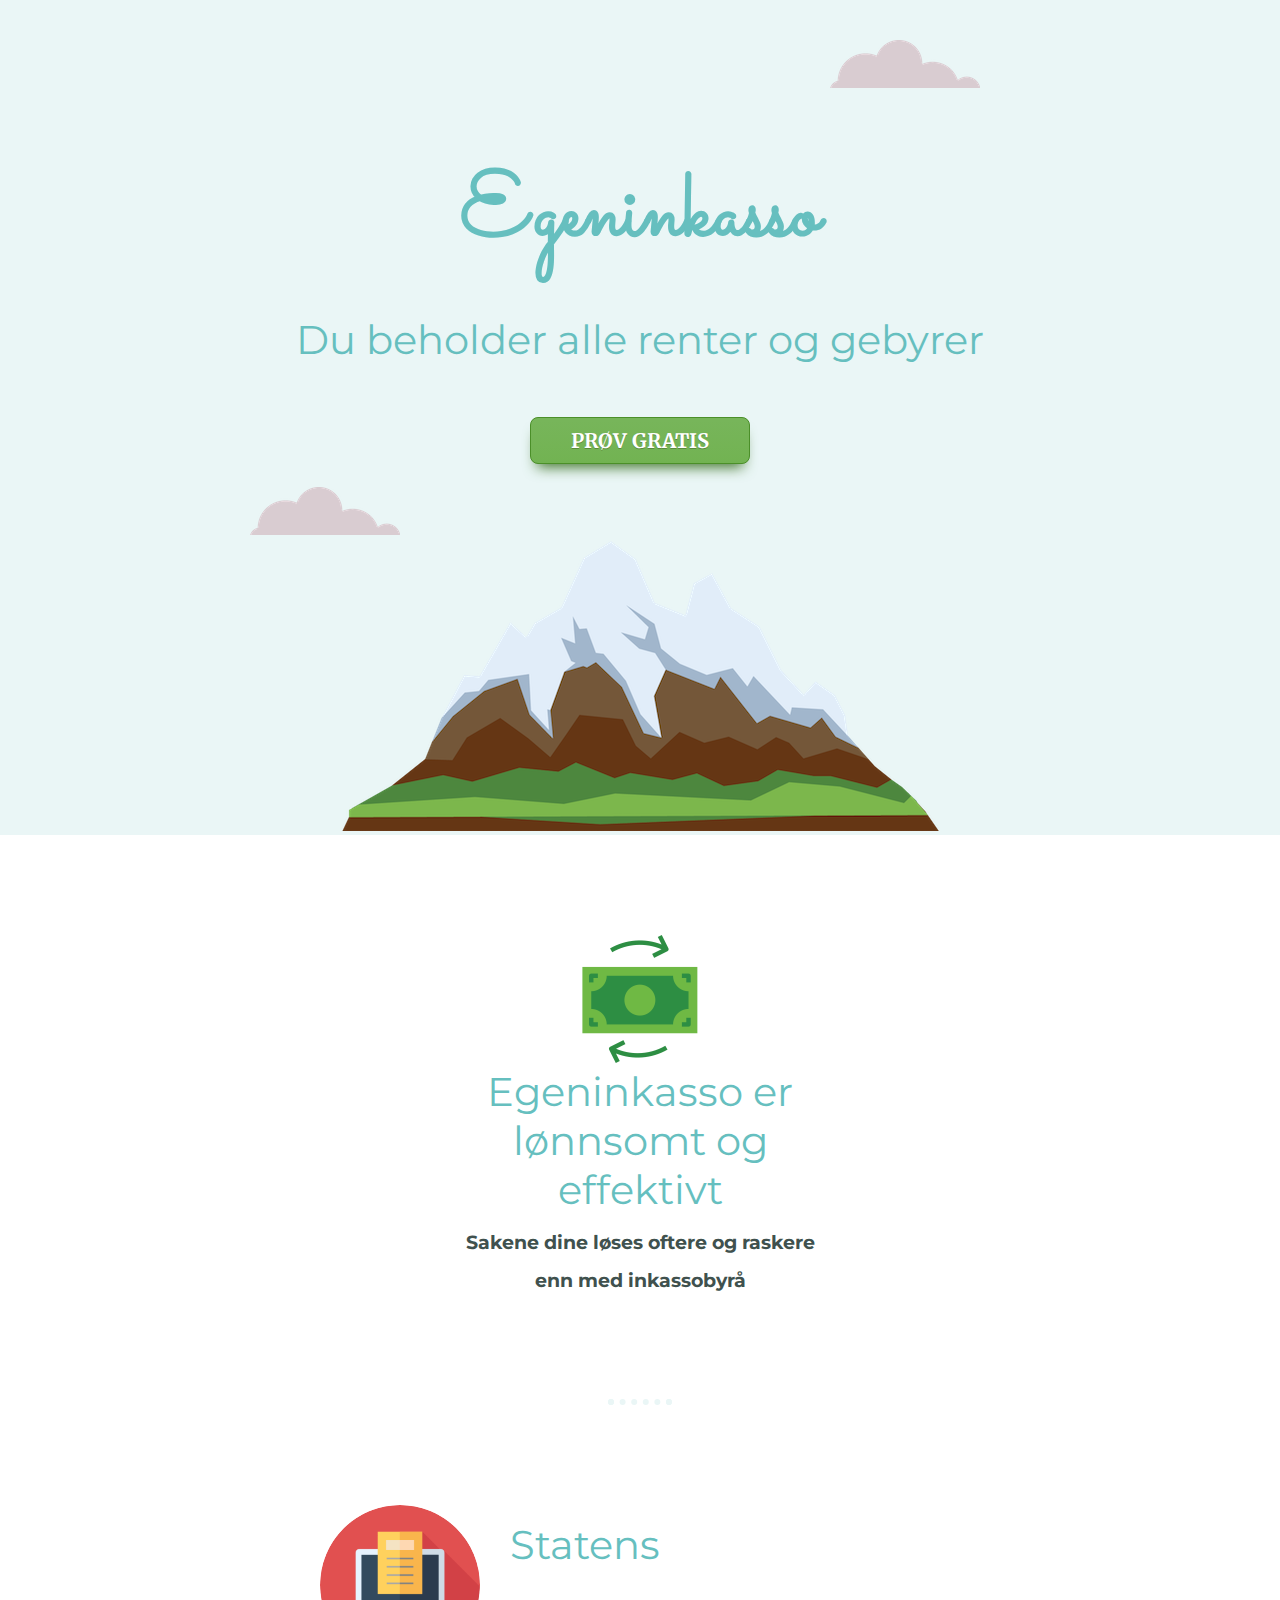
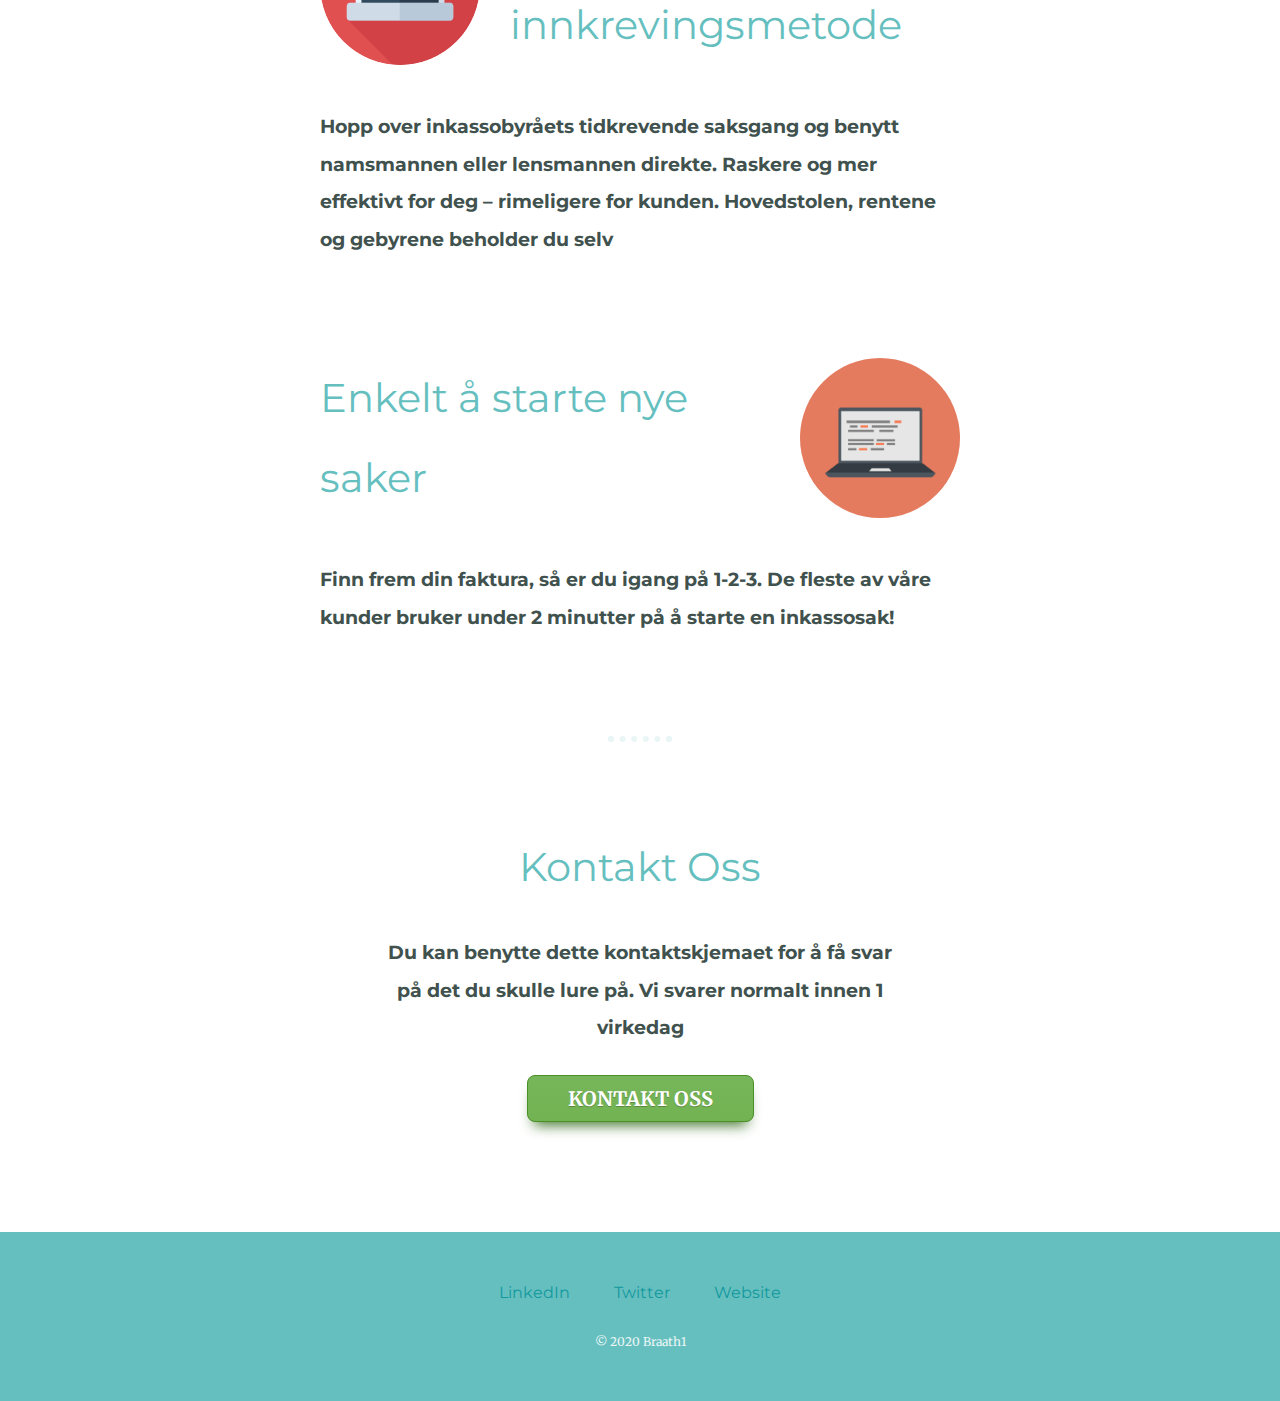
<file: index.html>
<!DOCTYPE html>
<html lang="en" dir="ltr">

<head>
  <meta charset="utf-8">
  <title>Egeninkasso</title>
  <link rel="stylesheet" href="css/styles.css">
  <link rel="icon" href="favicon.jpg">
  <link href="https://fonts.googleapis.com/css?family=Merriweather|Montserrat|Sacramento&display=swap" rel="stylesheet">

</head>

<body>
  <div class="top-container">
    <img class="top-cloud" src="images/cloud.png" alt="cloud-image">
    <h1><strong>Egeninkasso</strong></h1>
    <h2>Du beholder alle renter og gebyrer</h2>
    <a href="https://www.braathenmedia.no" class="cta">PRØV GRATIS</a>
    <br>
    <img class="bottom-cloud" src="images/cloud.png" alt="cloud-image">
    <img src="images/mountain.png" alt="mountain-image">
  </div>

  <div class="middle-container">
    <div class="profile">
      <img class="money-image" src="images\transfer.png" alt="">
      <h2 class="indent-text">Egeninkasso er lønnsomt og effektivt</h2>
      <h3 class="indent-text">Sakene dine løses oftere og raskere enn med inkassobyrå</h3>
    </div>
    <hr>
    <div class="skills">
      <div class="skill-row">
        <img class="invoice-image" src="images/invoice.png" alt="">
        <h2>Statens innkrevingsmetode</h2>
        <h3>Hopp over inkassobyråets tidkrevende saksgang og benytt namsmannen eller lensmannen direkte. Raskere og mer effektivt for deg – rimeligere for kunden. Hovedstolen, rentene og gebyrene beholder du selv</h3>
      </div>
      <div class="skill-row">
        <img class="computer-image" src="images/computer.png" alt="">
        <h2>Enkelt å starte nye saker</h2>
        <h3>Finn frem din faktura, så er du igang på 1-2-3. De fleste av våre kunder bruker under 2 minutter på å starte en inkassosak!</h3>
      </div>
    </div>
    <hr>
    <div class="contact">
      <h2>Kontakt Oss</h2>
      <h3>Du kan benytte dette kontaktskjemaet for å få svar på det du skulle lure på. Vi svarer normalt innen 1 virkedag</h3>
      <a href="https://www.braathenmedia.no" class="button">KONTAKT OSS</a>
    </div>
  </div>

  <div class="bottom-container">
    <a class="footer-link" href="https://www.linkedin.com/">LinkedIn</a>
    <a class="footer-link" href="https://twitter.com/">Twitter</a>
    <a class="footer-link" href="https://www.braathenmedia.no/">Website</a>
    <p class="copyrights">© 2020 Braath1</p>
  </div>


</body>

</html>
</file>
<file: css/styles.css>
/* Default CSS: https://www.w3schools.com/cssref/css_default_values.asp
Very usefull resource: https://devdocs.io/
All CSS Commands: https://developer.mozilla.org/en-US/docs/Web/CSS/Reference
Images: https://www.flaticon.com/
Gifs: https://giphy.com/
All Fonts: https://fonts.google.com/
All fonts % Mac/PC: https://www.cssfontstack.com/
Typography Course: https://www.udemy.com/course/the-complete-web-development-bootcamp/learn/lecture/12391166#overview
All Colors: https://developer.mozilla.org/en-US/docs/Web/CSS/color_value
Top Designs: https://dribbble.com/
Button Generator: https://www.bestcssbuttongenerator.com/#/4
Challenges: https://www.frontendmentor.io/challenges
*/
/***************** Tag Selectors***********/
body {
  color: #40514E;
  margin: 0;
  text-align: center;
  font-family: 'Merriweather', serif;
}

h1 {
  color: #66BFBF;
  font-size: 5.625rem;
  margin: 50px auto 0 auto;
  font-family: 'Sacramento', cursive;
}

h2 {
  color: #66BFBF;
  font-family: 'Montserrat', sans-serif;
  font-size: 2.5rem;
  font-weight: normal;
  padding-bottom: 10px;
}

h3 {
  font-family: 'Montserrat', sans-serif;
  line-height: 2;
}

div {
  background-color: white;
}

a {
  color: #11999E;
  font-family: 'Montserrat', sans-serif;
  margin: 10px 20px;
  text-decoration: none;
}

a:hover {
  color: #EAF6F6;
}

hr {
  border: dotted #EAF6F6 6px;
  border-bottom: none;
  width: 4%;
  margin: 100px auto;
}

/***************** Class Selectors***********/
.top-container {
  background-color: #EAF6F6;
  position: relative;
  padding-top: 100px;
}

.middle-container {
  margin: 100px 0;
}

.bottom-container {
  background-color: #66BFBF;
  padding: 50px 0 20px;
}

.bottom-cloud {
  position: absolute;
  left: 250px;
  bottom: 300px;
}

.top-cloud {
  position: absolute;
  right: 300px;
  top: 40px;
}

.invoice-image {
  border-radius: 100%;
  width: 25%;
  float: left;
  margin-right: 30px;
}

.computer-image {
  border-radius: 100%;
  width: 25%;
  float: right;
  margin-left: 30px;
}

.money-image {
  width: 10%;
}

.indent-text {
  width: 30%;
  margin: auto;
}

.skill-row {
  width: 50%;
  margin: 100px auto 100px auto;
  text-align: left;
  line-height: 2;
}

.transfer {
  height: 250px;
  width: 250px;
  margin: 50px auto 50px auto;
  text-align: left;
  line-height: 2;
}

.contact {
  width: 40%;
  margin: 40px auto 60px;
}

.copyrights {
  color: #EAF6F6;
  font-size: 0.75rem;
  padding: 20px 0;
}

.button {
  box-shadow: 0px 10px 14px -7px #3e7327;
  background: linear-gradient(to bottom, #77b55a 5%, #72b352 100%);
  background-color: #77b55a;
  border-radius: 8px;
  border: 1px solid #4b8f29;
  display: inline-block;
  cursor: pointer;
  color: #ffffff;
  font-family: 'Merriweather', serif;
  font-size: 20px;
  font-weight: bold;
  padding: 10px 40px;
  text-decoration: none;
  text-shadow: 0px 1px 0px #5b8a3c;
}

.button:hover {
  background: linear-gradient(to bottom, #11999E 5%, #11999E 100%);
  background-color: #72b352;
}

.button:active {
  position: relative;
  top: 1px;
}

.cta {
  box-shadow: 0px 10px 14px -7px #3e7327;
  background: linear-gradient(to bottom, #77b55a 5%, #72b352 100%);
  background-color: #77b55a;
  border-radius: 8px;
  border: 1px solid #4b8f29;
  display: inline-block;
  cursor: pointer;
  color: #ffffff;
  font-family: 'Merriweather', serif;
  font-size: 20px;
  font-weight: bold;
  padding: 10px 40px;
  text-decoration: none;
  text-shadow: 0px 1px 0px #5b8a3c;
}

.cta:hover {
  background: linear-gradient(to bottom, #11999E 5%, #11999E 100%);
  background-color: #72b352;
}

.cta:active {
  position: relative;
  top: 1px;
}

/***************** ID Selectors***********/
</file>
